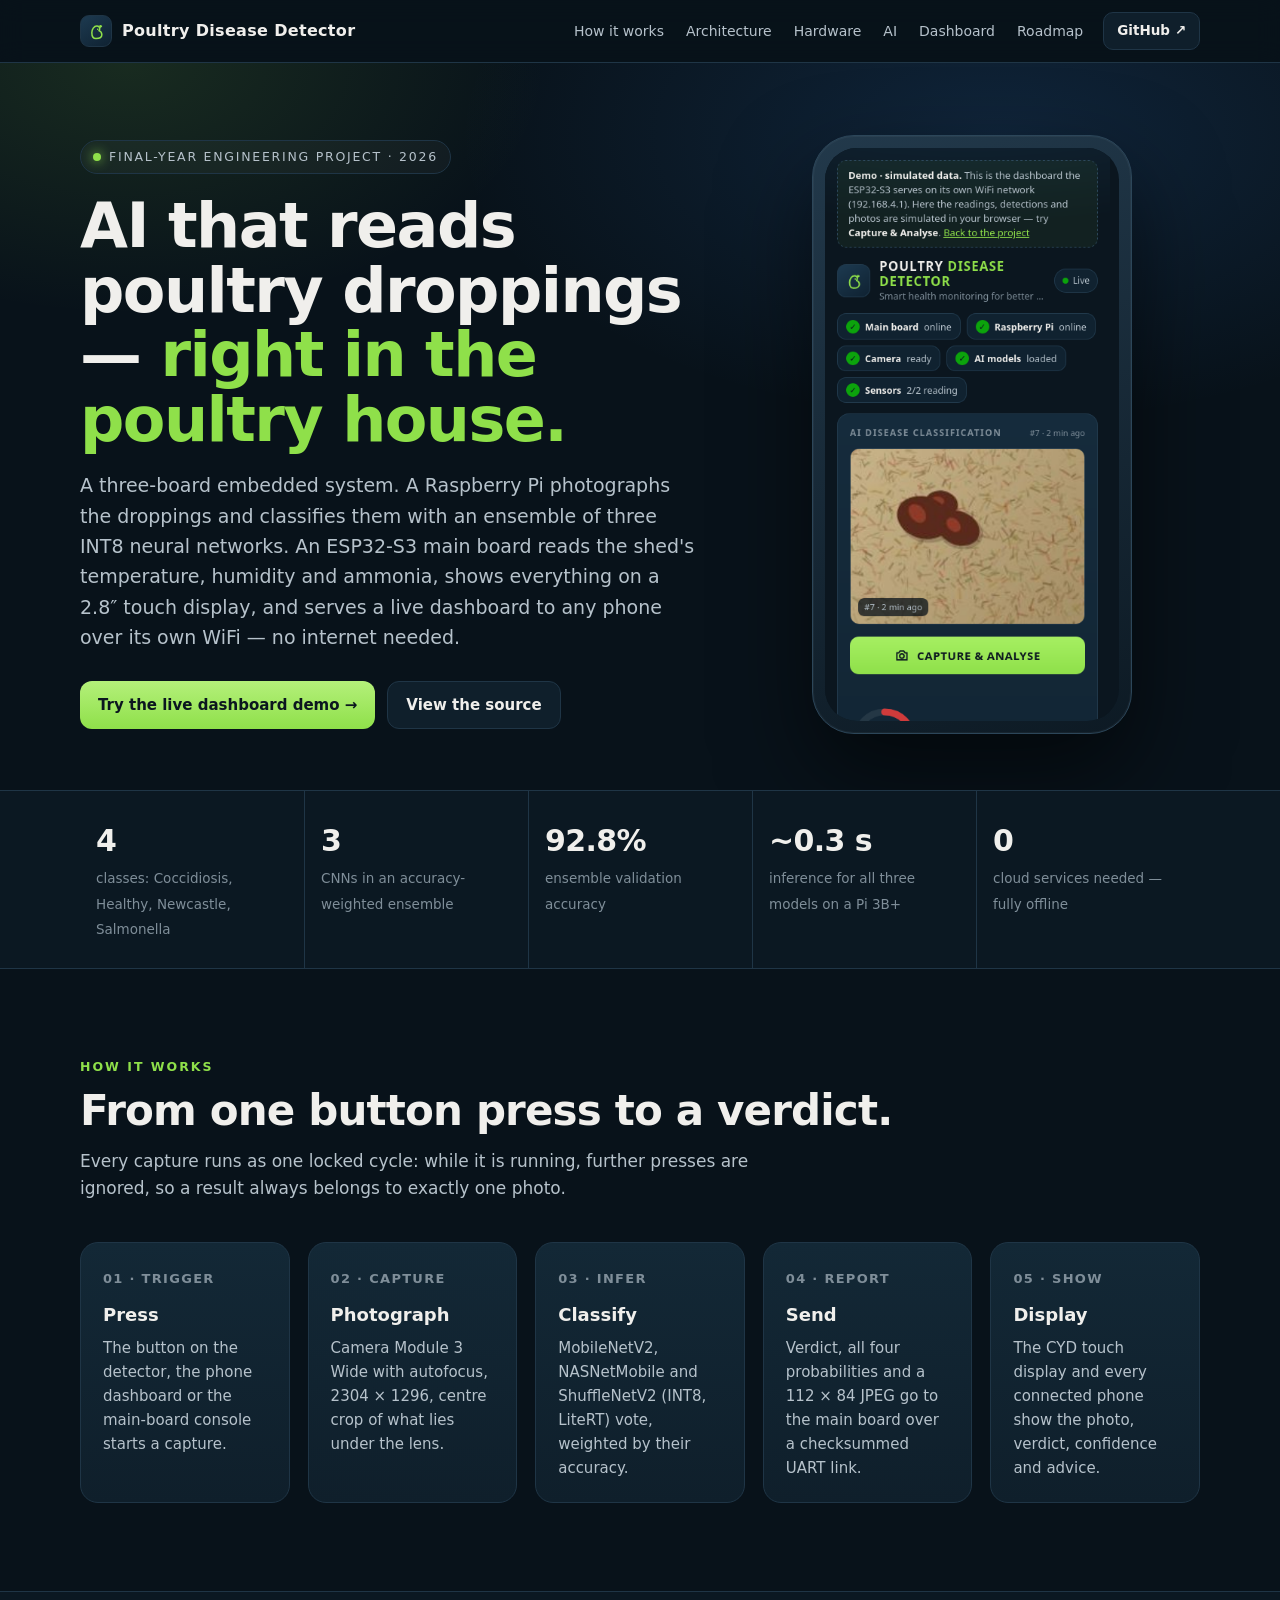
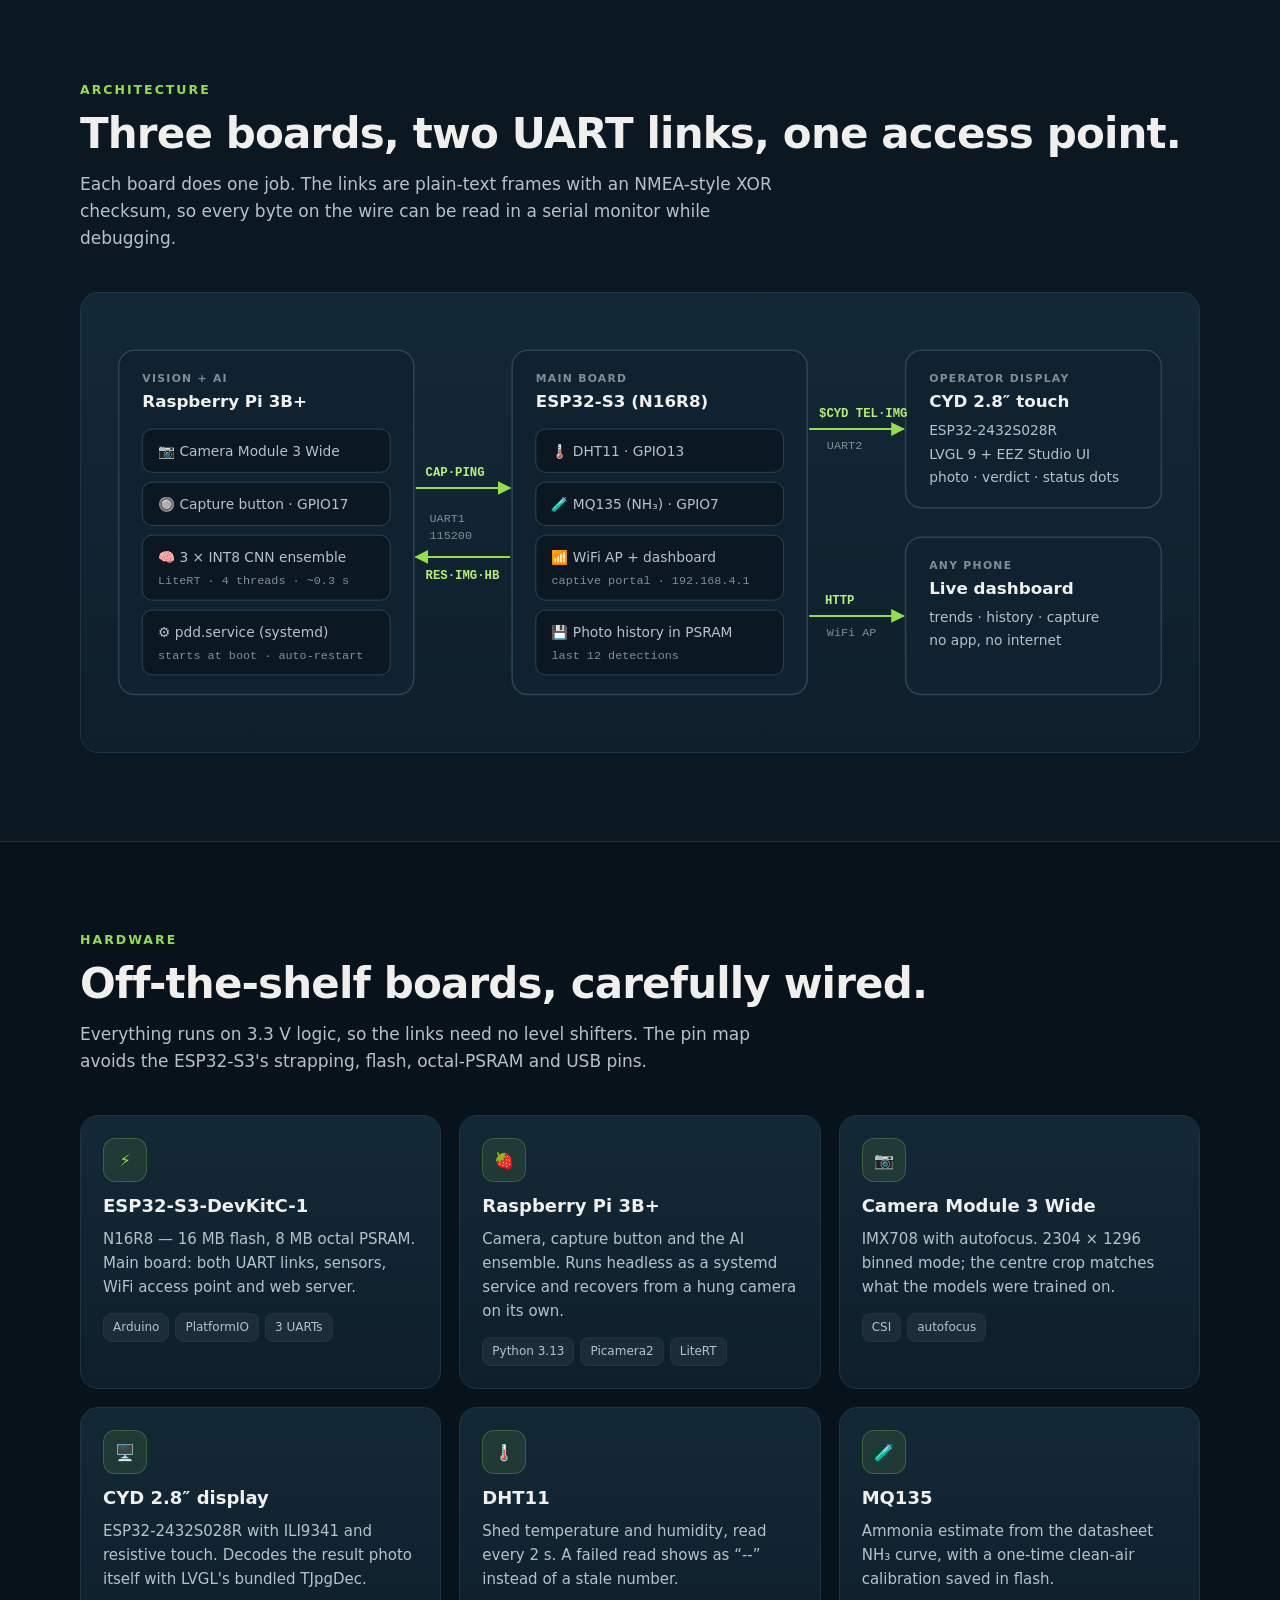
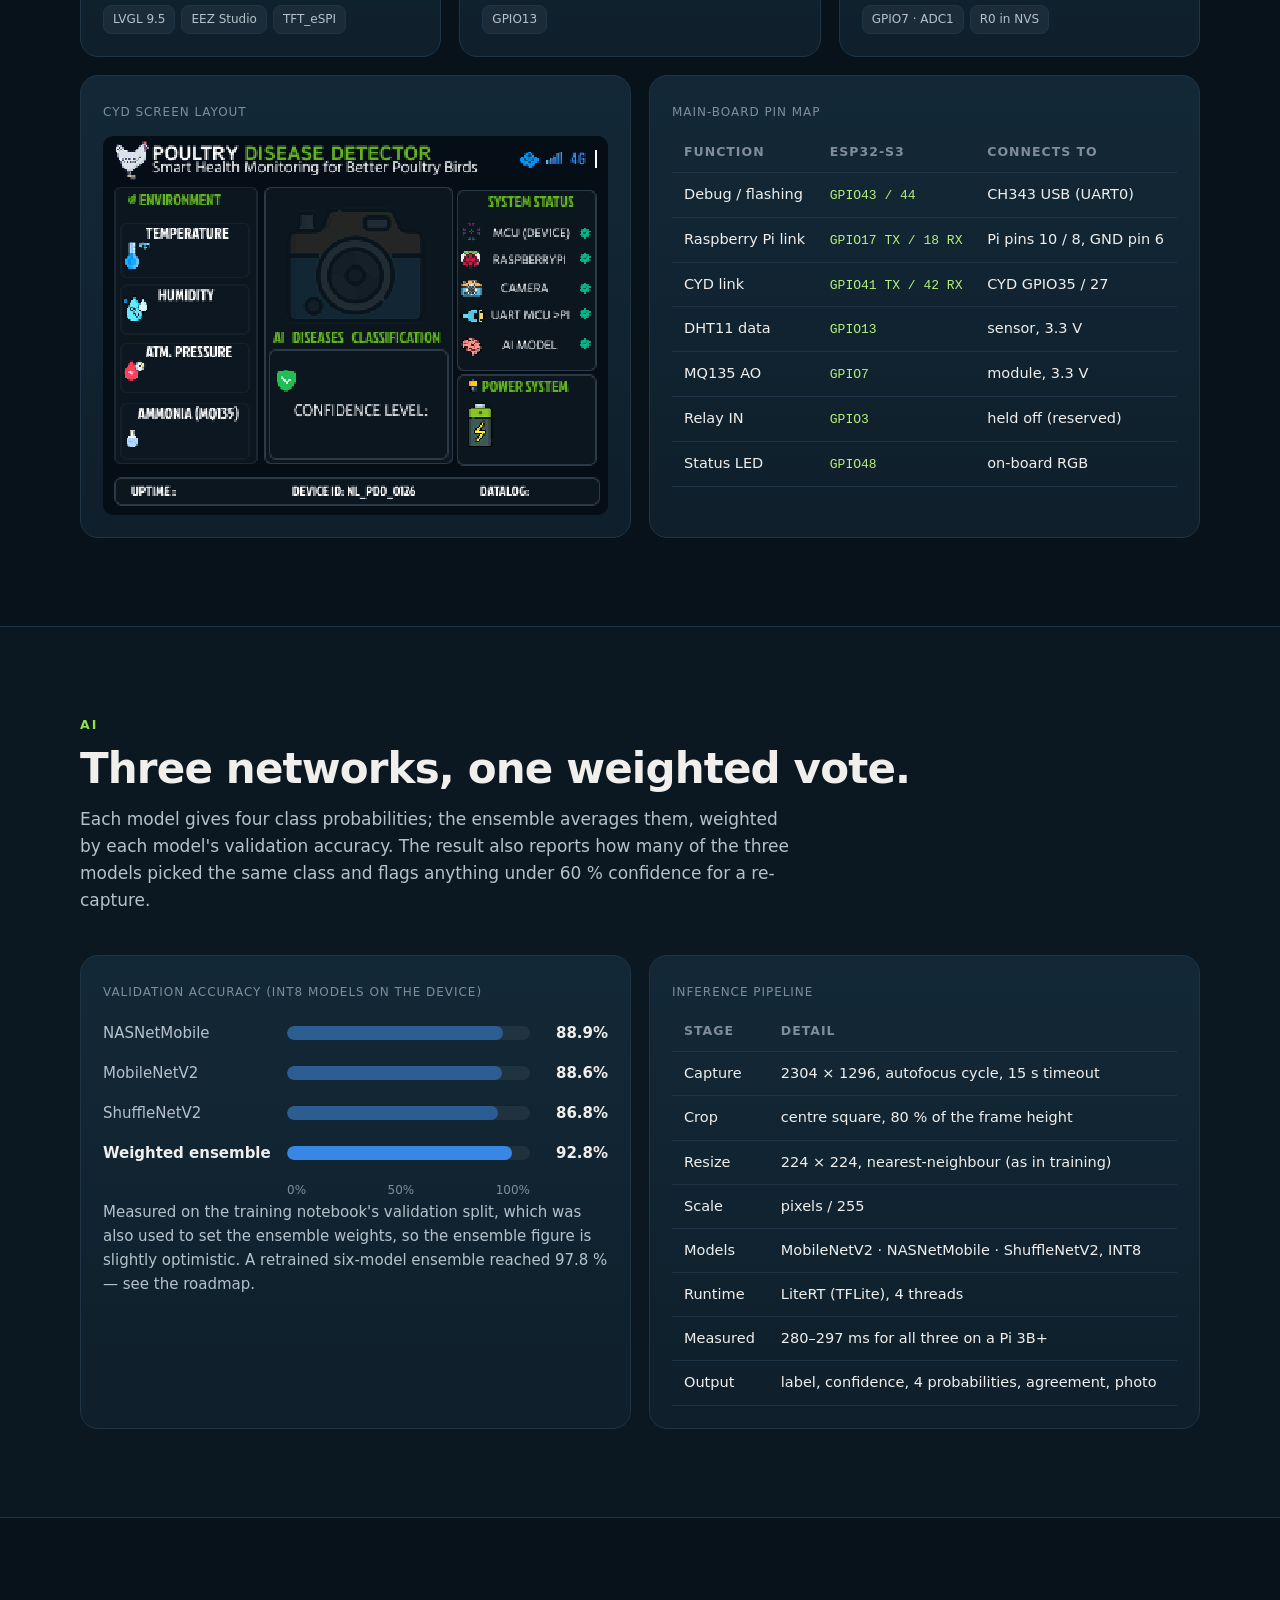
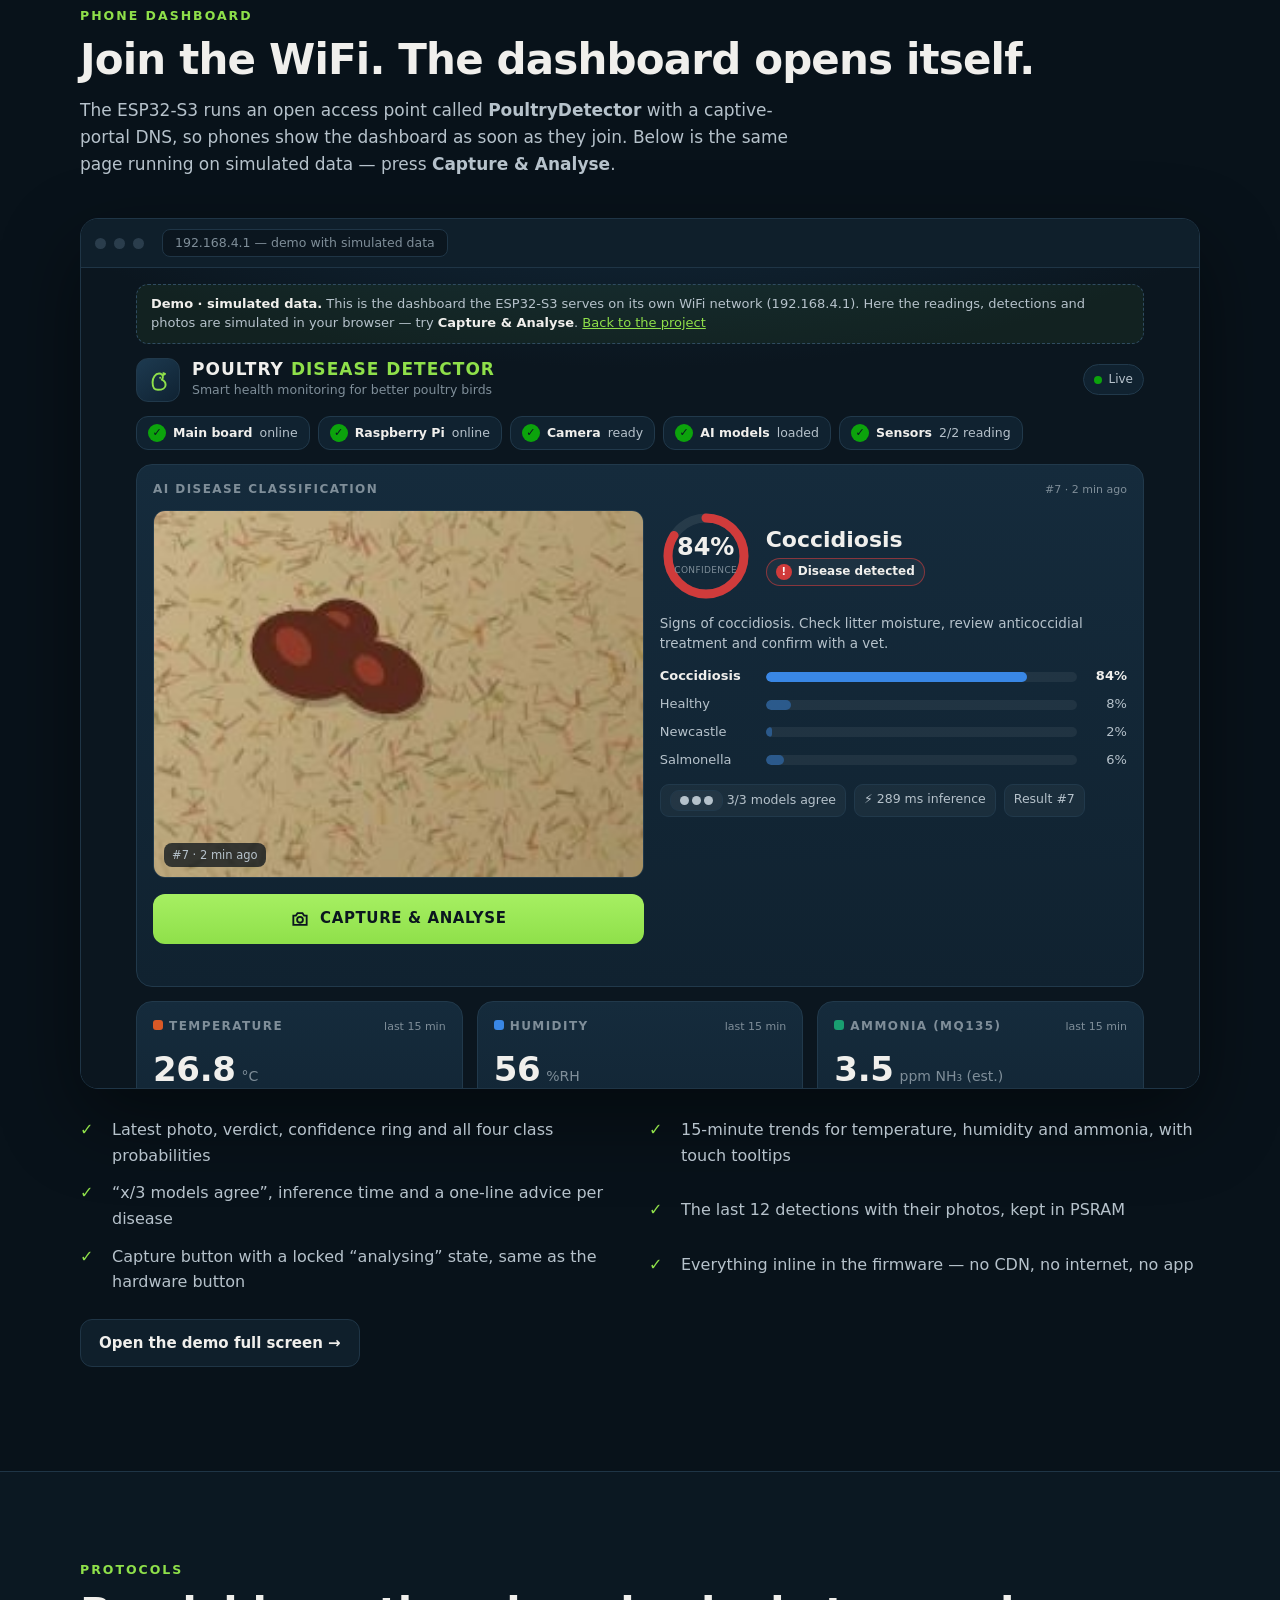
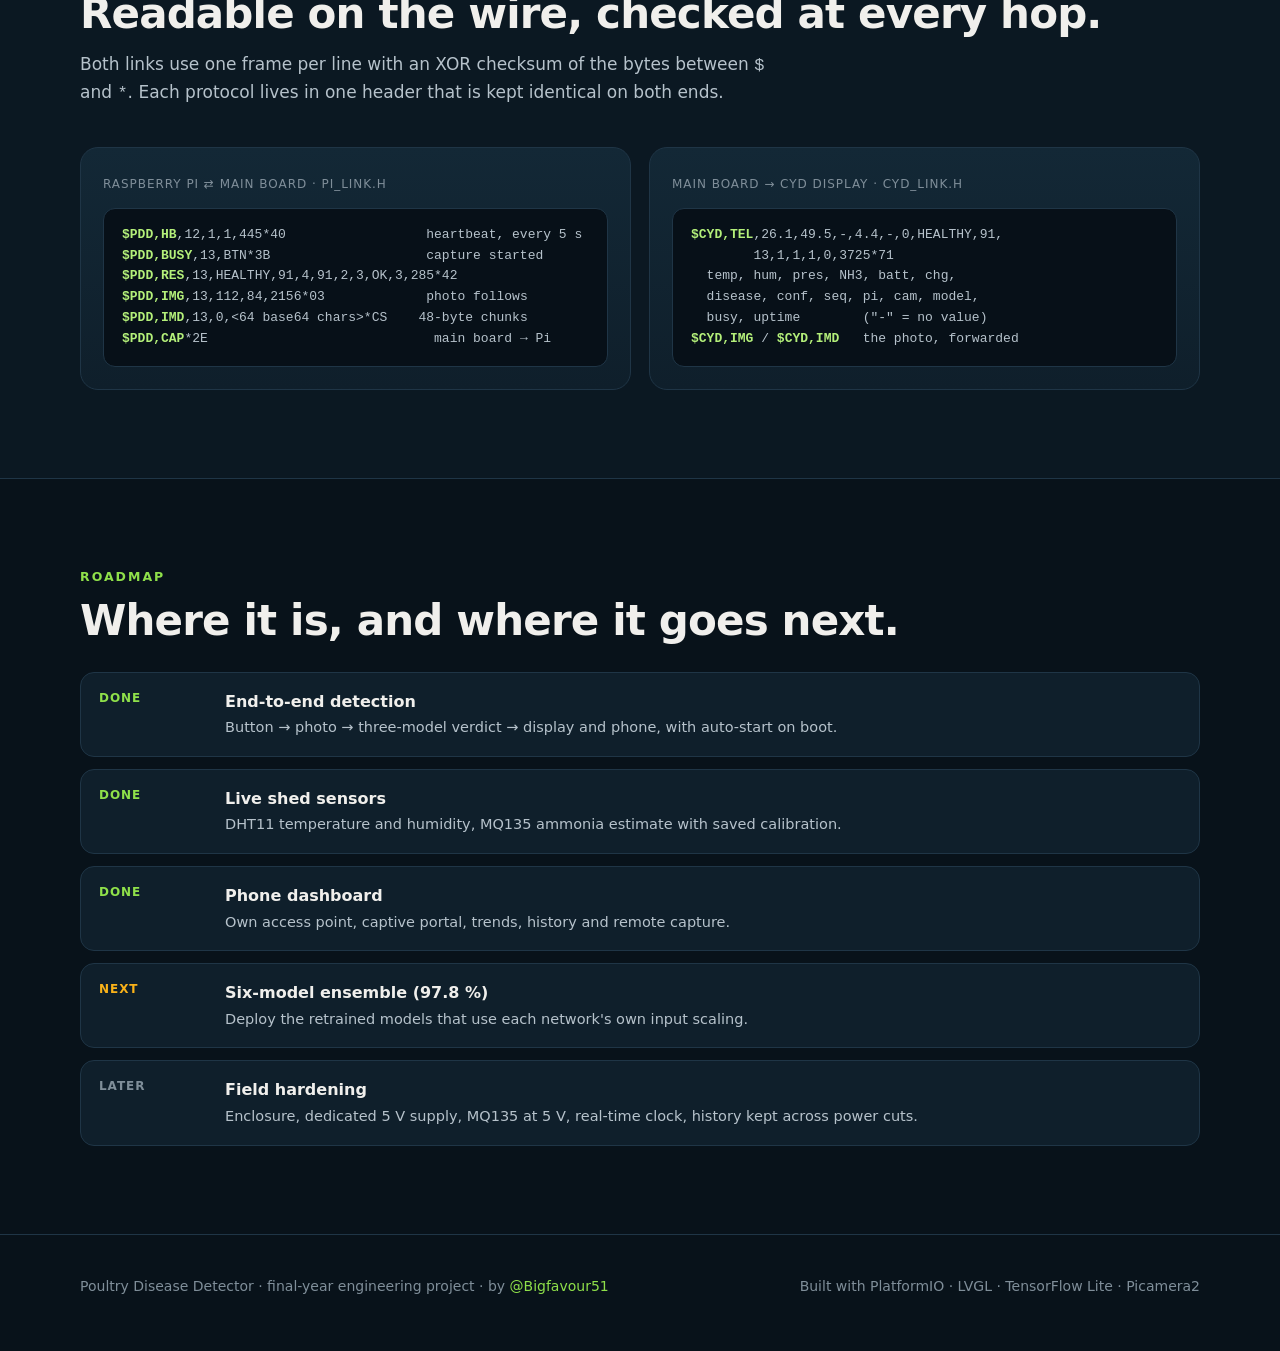
<file: docs/index.html>
<!doctype html>
<html lang="en">
<head>
<meta charset="utf-8">
<meta name="viewport" content="width=device-width,initial-scale=1">
<title>Poultry Disease Detector · AI at the edge of the poultry house</title>
<meta name="description" content="An embedded system that photographs chicken droppings, classifies them with an ensemble of three INT8 CNNs on a Raspberry Pi, and shows the verdict with live shed sensors on a touch display and a phone dashboard.">
<meta name="theme-color" content="#08121a">
<meta property="og:title" content="Poultry Disease Detector">
<meta property="og:description" content="Edge-AI poultry disease detection from droppings: Raspberry Pi + ESP32-S3 + CYD display + phone dashboard.">
<meta property="og:image" content="assets/dashboard-desktop.png">
<link rel="icon" href="data:image/svg+xml,%3Csvg xmlns='http://www.w3.org/2000/svg' viewBox='0 0 24 24' fill='none' stroke='%238fe04a' stroke-width='1.8' stroke-linecap='round' stroke-linejoin='round'%3E%3Cpath d='M7 14c0-4 2.5-8 6-8 2.2 0 3.5 1.6 3.5 3.3 0 1-.4 1.7-1 2.3 1.6.6 3.5 2.2 3.5 4.9C19 19 16.3 21 12 21s-5-2.6-5-7z'/%3E%3C/svg%3E">
<link rel="stylesheet" href="assets/site.css">
<script>document.documentElement.classList.add("js")</script>
</head>
<body>

<nav class="nav">
  <div class="container">
    <a class="brand" href="#top">
      <span class="brand-mark"><svg width="20" height="20" viewBox="0 0 24 24" fill="none" stroke="#8fe04a" stroke-width="1.8" stroke-linecap="round" stroke-linejoin="round"><path d="M7 14c0-4 2.5-8 6-8 2.2 0 3.5 1.6 3.5 3.3 0 1-.4 1.7-1 2.3 1.6.6 3.5 2.2 3.5 4.9C19 19 16.3 21 12 21s-5-2.6-5-7z"/><path d="M16.5 7.5l2-1.2-1.6-.6M14 10h.01"/></svg></span>
      Poultry Disease Detector
    </a>
    <div class="nav-links">
      <a href="#how">How it works</a>
      <a href="#architecture">Architecture</a>
      <a href="#hardware">Hardware</a>
      <a href="#ai">AI</a>
      <a href="#dashboard">Dashboard</a>
      <a href="#roadmap">Roadmap</a>
    </div>
    <a class="btn btn-sm" href="https://github.com/Bigfavour51/AI_Powered-Poultry-Disease-Detector-Device">GitHub ↗</a>
  </div>
</nav>

<header class="hero" id="top">
  <div class="container">
    <div>
      <span class="eyebrow"><i></i>Final-year engineering project · 2026</span>
      <h1>AI that reads poultry droppings — <em>right in the poultry house.</em></h1>
      <p class="lead">A three-board embedded system. A Raspberry Pi photographs the droppings and classifies them with an
        ensemble of three INT8 neural networks. An ESP32-S3 main board reads the shed's temperature, humidity and ammonia,
        shows everything on a 2.8″ touch display, and serves a live dashboard to any phone over its own WiFi — no internet needed.</p>
      <div class="cta">
        <a class="btn btn-primary" href="demo/">Try the live dashboard demo →</a>
        <a class="btn" href="https://github.com/Bigfavour51/AI_Powered-Poultry-Disease-Detector-Device">View the source</a>
      </div>
    </div>
    <div class="phone reveal" aria-label="Phone dashboard screenshot">
      <div class="screen"><img src="assets/dashboard-phone.png" alt="The phone dashboard: photo, Coccidiosis 84 %, class probabilities, sensor trends"></div>
    </div>
  </div>
</header>

<div class="stats">
  <div class="container">
    <div class="stat"><b>4</b><span>classes: Coccidiosis, Healthy, Newcastle, Salmonella</span></div>
    <div class="stat"><b>3</b><span>CNNs in an accuracy-weighted ensemble</span></div>
    <div class="stat"><b>92.8%</b><span>ensemble validation accuracy</span></div>
    <div class="stat"><b>~0.3 s</b><span>inference for all three models on a Pi 3B+</span></div>
    <div class="stat"><b>0</b><span>cloud services needed — fully offline</span></div>
  </div>
</div>

<section class="block" id="how">
  <div class="container">
    <div class="kicker">How it works</div>
    <h2>From one button press to a verdict.</h2>
    <p class="sub">Every capture runs as one locked cycle: while it is running, further presses are ignored, so a result always
      belongs to exactly one photo.</p>
    <div class="grid g5">
      <div class="card step reveal"><span class="num">01 · TRIGGER</span><h3>Press</h3><p>The button on the detector, the phone dashboard or the main-board console starts a capture.</p></div>
      <div class="card step reveal"><span class="num">02 · CAPTURE</span><h3>Photograph</h3><p>Camera Module 3 Wide with autofocus, 2304 × 1296, centre crop of what lies under the lens.</p></div>
      <div class="card step reveal"><span class="num">03 · INFER</span><h3>Classify</h3><p>MobileNetV2, NASNetMobile and ShuffleNetV2 (INT8, LiteRT) vote, weighted by their accuracy.</p></div>
      <div class="card step reveal"><span class="num">04 · REPORT</span><h3>Send</h3><p>Verdict, all four probabilities and a 112 × 84 JPEG go to the main board over a checksummed UART link.</p></div>
      <div class="card step reveal"><span class="num">05 · SHOW</span><h3>Display</h3><p>The CYD touch display and every connected phone show the photo, verdict, confidence and advice.</p></div>
    </div>
  </div>
</section>

<section class="block alt" id="architecture">
  <div class="container">
    <div class="kicker">Architecture</div>
    <h2>Three boards, two UART links, one access point.</h2>
    <p class="sub">Each board does one job. The links are plain-text frames with an NMEA-style XOR checksum, so every byte on
      the wire can be read in a serial monitor while debugging.</p>
    <div class="card diagram reveal">
      <svg viewBox="0 0 1100 430" role="img" aria-label="System architecture: Raspberry Pi linked to the ESP32-S3 main board over UART1; the main board drives the CYD display over UART2 and serves phones over WiFi">
        <defs>
          <marker id="ar" viewBox="0 0 10 10" refX="9" refY="5" markerWidth="7" markerHeight="7" orient="auto-start-reverse"><path d="M0 0L10 5L0 10z" fill="#8fe04a"/></marker>
        </defs>
        <style>
          .bx{fill:#102230;stroke:#2a4558;stroke-width:1.5}
          .hd{fill:#f0efec;font:700 17px system-ui,sans-serif}
          .tg{fill:#7f8e99;font:600 11px system-ui,sans-serif;letter-spacing:.12em}
          .it{fill:#b6c2cb;font:14px system-ui,sans-serif}
          .ln{stroke:#8fe04a;stroke-width:2;fill:none}
          .lb{fill:#b4f07a;font:600 12.5px ui-monospace,Menlo,monospace}
          .lb2{fill:#7f8e99;font:12px ui-monospace,Menlo,monospace}
          .pill{fill:#0b1822;stroke:#2a4558}
        </style>
        <rect class="bx" x="20" y="40" width="300" height="350" rx="16"/>
        <text class="tg" x="44" y="72">VISION + AI</text>
        <text class="hd" x="44" y="98">Raspberry Pi 3B+</text>
        <rect class="pill" x="44" y="120" width="252" height="44" rx="10"/><text class="it" x="60" y="147">📷  Camera Module 3 Wide</text>
        <rect class="pill" x="44" y="174" width="252" height="44" rx="10"/><text class="it" x="60" y="201">🔘  Capture button · GPIO17</text>
        <rect class="pill" x="44" y="228" width="252" height="66" rx="10"/><text class="it" x="60" y="255">🧠  3 × INT8 CNN ensemble</text><text class="lb2" x="60" y="278">LiteRT · 4 threads · ~0.3 s</text>
        <rect class="pill" x="44" y="304" width="252" height="66" rx="10"/><text class="it" x="60" y="331">⚙️  pdd.service (systemd)</text><text class="lb2" x="60" y="354">starts at boot · auto-restart</text>
        <rect class="bx" x="420" y="40" width="300" height="350" rx="16"/>
        <text class="tg" x="444" y="72">MAIN BOARD</text>
        <text class="hd" x="444" y="98">ESP32-S3 (N16R8)</text>
        <rect class="pill" x="444" y="120" width="252" height="44" rx="10"/><text class="it" x="460" y="147">🌡️  DHT11 · GPIO13</text>
        <rect class="pill" x="444" y="174" width="252" height="44" rx="10"/><text class="it" x="460" y="201">🧪  MQ135 (NH₃) · GPIO7</text>
        <rect class="pill" x="444" y="228" width="252" height="66" rx="10"/><text class="it" x="460" y="255">📶  WiFi AP + dashboard</text><text class="lb2" x="460" y="278">captive portal · 192.168.4.1</text>
        <rect class="pill" x="444" y="304" width="252" height="66" rx="10"/><text class="it" x="460" y="331">💾  Photo history in PSRAM</text><text class="lb2" x="460" y="354">last 12 detections</text>
        <rect class="bx" x="820" y="40" width="260" height="160" rx="16"/>
        <text class="tg" x="844" y="72">OPERATOR DISPLAY</text>
        <text class="hd" x="844" y="98">CYD 2.8″ touch</text>
        <text class="it" x="844" y="126">ESP32-2432S028R</text>
        <text class="it" x="844" y="150">LVGL 9 + EEZ Studio UI</text>
        <text class="it" x="844" y="174">photo · verdict · status dots</text>
        <rect class="bx" x="820" y="230" width="260" height="160" rx="16"/>
        <text class="tg" x="844" y="262">ANY PHONE</text>
        <text class="hd" x="844" y="288">Live dashboard</text>
        <text class="it" x="844" y="316">trends · history · capture</text>
        <text class="it" x="844" y="340">no app, no internet</text>
        <path class="ln" d="M322 180 H418" marker-end="url(#ar)"/>
        <path class="ln" d="M418 250 H322" marker-end="url(#ar)"/>
        <text class="lb" x="332" y="168">CAP·PING</text>
        <text class="lb" x="332" y="272">RES·IMG·HB</text>
        <text class="lb2" x="336" y="215">UART1</text><text class="lb2" x="336" y="232">115200</text>
        <path class="ln" d="M722 120 H818" marker-end="url(#ar)"/>
        <text class="lb" x="732" y="108">$CYD TEL·IMG</text><text class="lb2" x="740" y="140">UART2</text>
        <path class="ln" d="M722 310 H818" marker-end="url(#ar)"/>
        <text class="lb" x="738" y="298">HTTP</text><text class="lb2" x="740" y="330">WiFi AP</text>
      </svg>
    </div>
  </div>
</section>

<section class="block" id="hardware">
  <div class="container">
    <div class="kicker">Hardware</div>
    <h2>Off-the-shelf boards, carefully wired.</h2>
    <p class="sub">Everything runs on 3.3 V logic, so the links need no level shifters. The pin map avoids the ESP32-S3's
      strapping, flash, octal-PSRAM and USB pins.</p>
    <div class="grid g3">
      <div class="card reveal"><div class="icon">⚡</div><h3>ESP32-S3-DevKitC-1</h3><p>N16R8 — 16 MB flash, 8 MB octal PSRAM. Main board: both UART links, sensors, WiFi access point and web server.</p><div class="chips"><span>Arduino</span><span>PlatformIO</span><span>3 UARTs</span></div></div>
      <div class="card reveal"><div class="icon">🍓</div><h3>Raspberry Pi 3B+</h3><p>Camera, capture button and the AI ensemble. Runs headless as a systemd service and recovers from a hung camera on its own.</p><div class="chips"><span>Python 3.13</span><span>Picamera2</span><span>LiteRT</span></div></div>
      <div class="card reveal"><div class="icon">📷</div><h3>Camera Module 3 Wide</h3><p>IMX708 with autofocus. 2304 × 1296 binned mode; the centre crop matches what the models were trained on.</p><div class="chips"><span>CSI</span><span>autofocus</span></div></div>
      <div class="card reveal"><div class="icon">🖥️</div><h3>CYD 2.8″ display</h3><p>ESP32-2432S028R with ILI9341 and resistive touch. Decodes the result photo itself with LVGL's bundled TJpgDec.</p><div class="chips"><span>LVGL 9.5</span><span>EEZ Studio</span><span>TFT_eSPI</span></div></div>
      <div class="card reveal"><div class="icon">🌡️</div><h3>DHT11</h3><p>Shed temperature and humidity, read every 2 s. A failed read shows as “--” instead of a stale number.</p><div class="chips"><span>GPIO13</span></div></div>
      <div class="card reveal"><div class="icon">🧪</div><h3>MQ135</h3><p>Ammonia estimate from the datasheet NH₃ curve, with a one-time clean-air calibration saved in flash.</p><div class="chips"><span>GPIO7 · ADC1</span><span>R0 in NVS</span></div></div>
    </div>
    <div class="grid g2" style="margin-top:18px">
      <div class="card reveal">
        <span class="tag">CYD screen layout</span>
        <img src="assets/cyd-screen-layout.png" alt="The CYD screen layout: environment panel, camera panel with AI classification, system status and power panels" style="margin-top:12px;border-radius:10px;image-rendering:pixelated">
      </div>
      <div class="card reveal table-wrap">
        <span class="tag">Main-board pin map</span>
        <table style="margin-top:8px">
          <tr><th>Function</th><th>ESP32-S3</th><th>Connects to</th></tr>
          <tr><td>Debug / flashing</td><td><code>GPIO43 / 44</code></td><td>CH343 USB (UART0)</td></tr>
          <tr><td>Raspberry Pi link</td><td><code>GPIO17 TX / 18 RX</code></td><td>Pi pins 10 / 8, GND pin 6</td></tr>
          <tr><td>CYD link</td><td><code>GPIO41 TX / 42 RX</code></td><td>CYD GPIO35 / 27</td></tr>
          <tr><td>DHT11 data</td><td><code>GPIO13</code></td><td>sensor, 3.3 V</td></tr>
          <tr><td>MQ135 AO</td><td><code>GPIO7</code></td><td>module, 3.3 V</td></tr>
          <tr><td>Relay IN</td><td><code>GPIO3</code></td><td>held off (reserved)</td></tr>
          <tr><td>Status LED</td><td><code>GPIO48</code></td><td>on-board RGB</td></tr>
        </table>
      </div>
    </div>
  </div>
</section>

<section class="block alt" id="ai">
  <div class="container">
    <div class="kicker">AI</div>
    <h2>Three networks, one weighted vote.</h2>
    <p class="sub">Each model gives four class probabilities; the ensemble averages them, weighted by each model's validation
      accuracy. The result also reports how many of the three models picked the same class and flags anything under 60 %
      confidence for a re-capture.</p>
    <div class="grid g2">
      <div class="card reveal">
        <span class="tag">Validation accuracy (INT8 models on the device)</span>
        <div class="bars" style="margin-top:18px" role="img" aria-label="Validation accuracy: NASNetMobile 88.85 %, MobileNetV2 88.61 %, ShuffleNetV2 86.75 %, weighted ensemble 92.76 %">
          <div class="bar-row"><span class="name">NASNetMobile</span><div class="bar-track"><div class="bar-fill" style="width:88.85%"></div></div><span class="val">88.9%</span></div>
          <div class="bar-row"><span class="name">MobileNetV2</span><div class="bar-track"><div class="bar-fill" style="width:88.61%"></div></div><span class="val">88.6%</span></div>
          <div class="bar-row"><span class="name">ShuffleNetV2</span><div class="bar-track"><div class="bar-fill" style="width:86.75%"></div></div><span class="val">86.8%</span></div>
          <div class="bar-row ens"><span class="name">Weighted ensemble</span><div class="bar-track"><div class="bar-fill" style="width:92.76%"></div></div><span class="val">92.8%</span></div>
          <div class="axis"><span></span><div><span>0%</span><span>50%</span><span>100%</span></div><span></span></div>
        </div>
        <p class="note">Measured on the training notebook's validation split, which was also used to set the ensemble weights,
          so the ensemble figure is slightly optimistic. A retrained six-model ensemble reached 97.8 % — see the roadmap.</p>
      </div>
      <div class="card reveal table-wrap">
        <span class="tag">Inference pipeline</span>
        <table style="margin-top:8px">
          <tr><th>Stage</th><th>Detail</th></tr>
          <tr><td>Capture</td><td>2304 × 1296, autofocus cycle, 15 s timeout</td></tr>
          <tr><td>Crop</td><td>centre square, 80 % of the frame height</td></tr>
          <tr><td>Resize</td><td>224 × 224, nearest-neighbour (as in training)</td></tr>
          <tr><td>Scale</td><td>pixels / 255</td></tr>
          <tr><td>Models</td><td>MobileNetV2 · NASNetMobile · ShuffleNetV2, INT8</td></tr>
          <tr><td>Runtime</td><td>LiteRT (TFLite), 4 threads</td></tr>
          <tr><td>Measured</td><td>280–297 ms for all three on a Pi 3B+</td></tr>
          <tr><td>Output</td><td>label, confidence, 4 probabilities, agreement, photo</td></tr>
        </table>
      </div>
    </div>
  </div>
</section>

<section class="block" id="dashboard">
  <div class="container">
    <div class="kicker">Phone dashboard</div>
    <h2>Join the WiFi. The dashboard opens itself.</h2>
    <p class="sub">The ESP32-S3 runs an open access point called <b>PoultryDetector</b> with a captive-portal DNS, so phones
      show the dashboard as soon as they join. Below is the same page running on simulated data — press
      <b>Capture &amp; Analyse</b>.</p>
    <div class="browser reveal">
      <div class="browser-bar"><i></i><i></i><i></i><span>192.168.4.1 — demo with simulated data</span></div>
      <iframe src="demo/" title="Live dashboard demo" loading="lazy"></iframe>
    </div>
    <div class="grid g2" style="margin-top:28px">
      <ul class="feature-list">
        <li>Latest photo, verdict, confidence ring and all four class probabilities</li>
        <li>“x/3 models agree”, inference time and a one-line advice per disease</li>
        <li>Capture button with a locked “analysing” state, same as the hardware button</li>
      </ul>
      <ul class="feature-list">
        <li>15-minute trends for temperature, humidity and ammonia, with touch tooltips</li>
        <li>The last 12 detections with their photos, kept in PSRAM</li>
        <li>Everything inline in the firmware — no CDN, no internet, no app</li>
      </ul>
    </div>
    <p style="margin-top:24px"><a class="btn" href="demo/">Open the demo full screen →</a></p>
  </div>
</section>

<section class="block alt" id="protocols">
  <div class="container">
    <div class="kicker">Protocols</div>
    <h2>Readable on the wire, checked at every hop.</h2>
    <p class="sub">Both links use one frame per line with an XOR checksum of the bytes between <code>$</code> and
      <code>*</code>. Each protocol lives in one header that is kept identical on both ends.</p>
    <div class="grid g2">
      <div class="card reveal">
        <span class="tag">Raspberry Pi ⇄ main board · pi_link.h</span>
<pre class="frame" style="margin-top:12px"><b>$PDD,HB</b>,12,1,1,445*40                  heartbeat, every 5 s
<b>$PDD,BUSY</b>,13,BTN*3B                    capture started
<b>$PDD,RES</b>,13,HEALTHY,91,4,91,2,3,OK,3,285*42
<b>$PDD,IMG</b>,13,112,84,2156*03             photo follows
<b>$PDD,IMD</b>,13,0,&lt;64 base64 chars&gt;*CS    48-byte chunks
<b>$PDD,CAP</b>*2E                             main board → Pi</pre>
      </div>
      <div class="card reveal">
        <span class="tag">Main board → CYD display · cyd_link.h</span>
<pre class="frame" style="margin-top:12px"><b>$CYD,TEL</b>,26.1,49.5,-,4.4,-,0,HEALTHY,91,
        13,1,1,1,0,3725*71
  temp, hum, pres, NH3, batt, chg,
  disease, conf, seq, pi, cam, model,
  busy, uptime        ("-" = no value)
<b>$CYD,IMG</b> / <b>$CYD,IMD</b>   the photo, forwarded</pre>
      </div>
    </div>
  </div>
</section>

<section class="block" id="roadmap">
  <div class="container">
    <div class="kicker">Roadmap</div>
    <h2>Where it is, and where it goes next.</h2>
    <div class="road" style="margin-top:28px">
      <div class="item reveal"><span class="state done">Done</span><div><b>End-to-end detection</b><span>Button → photo → three-model verdict → display and phone, with auto-start on boot.</span></div></div>
      <div class="item reveal"><span class="state done">Done</span><div><b>Live shed sensors</b><span>DHT11 temperature and humidity, MQ135 ammonia estimate with saved calibration.</span></div></div>
      <div class="item reveal"><span class="state done">Done</span><div><b>Phone dashboard</b><span>Own access point, captive portal, trends, history and remote capture.</span></div></div>
      <div class="item reveal"><span class="state next">Next</span><div><b>Six-model ensemble (97.8 %)</b><span>Deploy the retrained models that use each network's own input scaling.</span></div></div>
      <div class="item reveal"><span class="state later">Later</span><div><b>Field hardening</b><span>Enclosure, dedicated 5 V supply, MQ135 at 5 V, real-time clock, history kept across power cuts.</span></div></div>
    </div>
  </div>
</section>

<footer>
  <div class="container">
    <span>Poultry Disease Detector · final-year engineering project · by <a href="https://github.com/Bigfavour51">@Bigfavour51</a></span>
    <span>Built with PlatformIO · LVGL · TensorFlow Lite · Picamera2</span>
  </div>
</footer>

<script src="assets/site.js"></script>
</body>
</html>
</file>
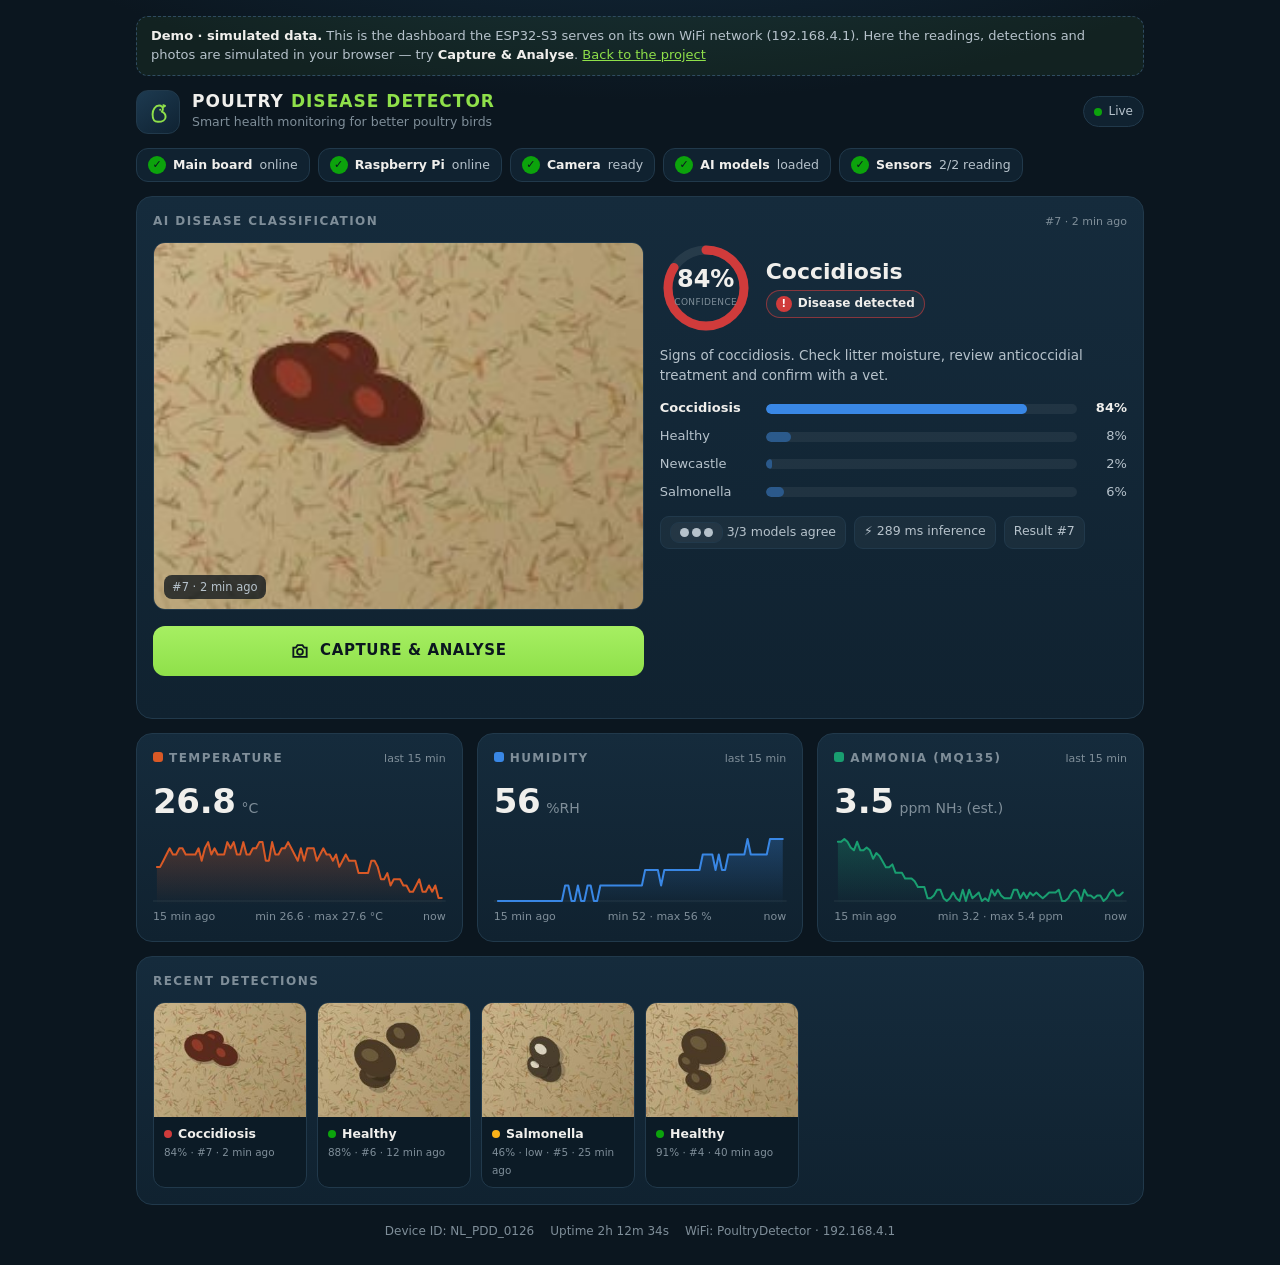
<file: docs/demo/index.html>
<!doctype html>
<html lang="en">
<head>
<meta charset="utf-8">
<meta name="viewport" content="width=device-width,initial-scale=1,viewport-fit=cover">
<meta name="theme-color" content="#0b161f">
<title>Dashboard demo · Poultry Disease Detector</title>
<style>
:root{
  color-scheme:dark;
  --bg:#0b161f;--card:#102230;--card-2:#152b3c;--line:#21394b;
  --text:#f0efec;--text-2:#b6c2cb;--muted:#7f8e99;
  --brand:#8fe04a;
  --good:#0ca30c;--warning:#fab219;--critical:#d03b3b;
  --temp:#d95926;--hum:#3987e5;--nh3:#199e70;--bar:#3987e5;
  --r:16px;
}
*{box-sizing:border-box}
[hidden]{display:none!important}
html,body{margin:0;background:var(--bg);color:var(--text);
  font:15px/1.45 system-ui,-apple-system,"Segoe UI",Roboto,Helvetica,Arial,sans-serif;
  -webkit-font-smoothing:antialiased}
body{background:radial-gradient(1200px 500px at 50% -200px,#16334a 0%,var(--bg) 60%) fixed}
.wrap{max-width:1040px;margin:0 auto;padding:16px 16px calc(24px + env(safe-area-inset-bottom))}
header{display:flex;align-items:center;gap:12px;margin:4px 0 14px}
.logo{width:44px;height:44px;border-radius:12px;flex:none;display:grid;place-items:center;
  background:linear-gradient(145deg,#1d3a50,#0f2232);border:1px solid var(--line)}
.title{flex:1;min-width:0}
.title h1{margin:0;font-size:17px;letter-spacing:.06em;font-weight:800;line-height:1.15}
.title h1 span{color:var(--brand)}
.title p{margin:2px 0 0;color:var(--muted);font-size:12.5px;white-space:nowrap;overflow:hidden;text-overflow:ellipsis}
.pill{display:inline-flex;align-items:center;gap:6px;padding:6px 10px;border-radius:999px;font-size:12px;
  color:var(--text-2);background:var(--card);border:1px solid var(--line);white-space:nowrap}
.dot{width:8px;height:8px;border-radius:50%;background:var(--muted);flex:none}
.live .dot{background:var(--good);box-shadow:0 0 0 0 rgba(12,163,12,.6);animation:pulse 2s infinite}
@keyframes pulse{70%{box-shadow:0 0 0 7px rgba(12,163,12,0)}100%{box-shadow:0 0 0 0 rgba(12,163,12,0)}}

.status{display:flex;flex-wrap:wrap;gap:8px;margin-bottom:14px}
.chip{display:inline-flex;align-items:center;gap:7px;padding:7px 11px;border-radius:12px;font-size:12.5px;
  background:var(--card);border:1px solid var(--line);color:var(--text-2);white-space:nowrap}
.chip b{font-weight:600;color:var(--text)}
.ico{width:18px;height:18px;border-radius:50%;display:grid;place-items:center;font-size:11px;font-weight:900;color:#0b161f;flex:none}
.ok .ico{background:var(--good)} .bad .ico{background:var(--critical);color:#fff} .idle .ico{background:var(--muted)}

.grid{display:grid;gap:14px;grid-template-columns:1fr}
@media(min-width:760px){.grid{grid-template-columns:repeat(3,1fr)}.span3{grid-column:1/-1}.span2{grid-column:span 2}}
.card{background:linear-gradient(180deg,var(--card-2),var(--card));border:1px solid var(--line);border-radius:var(--r);padding:16px;min-width:0}
.card h2{margin:0 0 12px;font-size:12px;letter-spacing:.12em;text-transform:uppercase;color:var(--muted);font-weight:700;
  display:flex;align-items:center;justify-content:space-between;gap:8px}

/* AI result */
.ai{display:grid;gap:16px;grid-template-columns:1fr}
@media(min-width:620px){.ai{grid-template-columns:minmax(0,1.05fr) minmax(0,1fr)}}
.photo{position:relative;aspect-ratio:4/3;border-radius:12px;overflow:hidden;background:#081119;border:1px solid var(--line)}
.photo img{width:100%;height:100%;object-fit:cover;display:block}
.photo .empty{position:absolute;inset:0;display:grid;place-items:center;color:var(--muted);text-align:center;font-size:13px}
.photo .busy{position:absolute;inset:0;display:none;place-items:center;background:rgba(8,17,25,.72);backdrop-filter:blur(2px);text-align:center}
.photo.is-busy .busy{display:grid}
.spin{width:38px;height:38px;border-radius:50%;border:3px solid rgba(255,255,255,.15);border-top-color:var(--brand);animation:rot 1s linear infinite;margin:0 auto 10px}
@keyframes rot{to{transform:rotate(360deg)}}
.stamp{position:absolute;left:10px;bottom:10px;padding:4px 8px;border-radius:8px;font-size:11.5px;background:rgba(8,17,25,.75);color:var(--text-2)}
.verdict{display:flex;align-items:center;gap:14px}
.ring{position:relative;width:92px;height:92px;flex:none}
.ring svg{transform:rotate(-90deg)}
.ring .v{position:absolute;inset:0;display:grid;place-items:center;text-align:center}
.ring .v b{font-size:24px;line-height:1;font-weight:800}
.ring .v small{display:block;font-size:9px;color:var(--muted);letter-spacing:.04em;margin-top:2px}
.label{font-size:22px;font-weight:800;line-height:1.15;margin:0}
.badge{display:inline-flex;align-items:center;gap:6px;margin-top:6px;padding:4px 9px;border-radius:999px;font-size:12px;font-weight:600;
  border:1px solid var(--line);background:rgba(255,255,255,.04);color:var(--text)}
.badge i{font-style:normal;width:16px;height:16px;border-radius:50%;display:grid;place-items:center;font-size:10px;font-weight:900;color:#0b161f}
.b-good i{background:var(--good)} .b-crit i{background:var(--critical);color:#fff} .b-warn i{background:var(--warning)}
.b-good{border-color:rgba(12,163,12,.55)} .b-crit{border-color:rgba(208,59,59,.6)} .b-warn{border-color:rgba(250,178,25,.6)}
.advice{margin:12px 0 0;color:var(--text-2);font-size:13.5px}
.probs{margin-top:14px;display:grid;gap:9px}
.prow{display:grid;grid-template-columns:96px 1fr 40px;align-items:center;gap:10px;font-size:13px;color:var(--text-2)}
.prow.top{color:var(--text);font-weight:600}
.track{height:10px;border-radius:5px;background:rgba(255,255,255,.06);overflow:hidden}
.fill{height:100%;border-radius:5px;background:var(--bar);opacity:.45;width:0;transition:width .6s ease}
.prow.top .fill{opacity:1}
.prow .pct{text-align:right;font-variant-numeric:tabular-nums}
.meta{display:flex;flex-wrap:wrap;gap:8px;margin-top:14px}
.meta span{font-size:12.5px;color:var(--text-2);padding:5px 9px;border-radius:9px;background:rgba(255,255,255,.04);border:1px solid var(--line)}
.agree{display:inline-flex;gap:3px;margin-right:4px;vertical-align:-1px}
.agree em{width:9px;height:9px;border-radius:50%;background:rgba(255,255,255,.18)}
.agree em.on{background:var(--text-2)}
.btn{margin-top:16px;width:100%;padding:14px 16px;border-radius:12px;border:0;font:inherit;font-weight:800;letter-spacing:.04em;
  color:#0b161f;background:linear-gradient(180deg,#a6ef62,var(--brand));cursor:pointer;display:flex;align-items:center;justify-content:center;gap:10px}
.btn:active{transform:translateY(1px)}
.btn[disabled]{background:#2a3d4c;color:var(--muted);cursor:not-allowed}
.note{min-height:18px;margin:8px 0 0;font-size:12.5px;color:var(--text-2);text-align:center}

/* sensors */
.sensor .val{display:flex;align-items:baseline;gap:6px;margin:-2px 0 8px}
.sensor .val b{font-size:34px;font-weight:800;letter-spacing:-.01em;font-variant-numeric:tabular-nums}
.sensor .val span{color:var(--muted);font-size:14px}
.key{display:inline-block;width:10px;height:10px;border-radius:3px;margin-right:6px;vertical-align:0}
.chart{position:relative;min-height:88px}
.chart svg{width:100%;height:70px;display:block;overflow:visible;touch-action:pan-y}
.chart .ax{display:flex;justify-content:space-between;font-size:11px;color:var(--muted);margin-top:4px}
.tip{position:absolute;top:-6px;transform:translate(-50%,-100%);pointer-events:none;padding:5px 8px;border-radius:8px;font-size:12px;white-space:nowrap;
  background:#0a141c;border:1px solid var(--line);color:var(--text);display:none;box-shadow:0 6px 18px rgba(0,0,0,.35)}
.tip small{color:var(--muted)}
.range{font-size:11px;color:var(--muted);text-transform:none;letter-spacing:0;font-weight:500}

/* history */
.hist{display:grid;gap:10px;grid-template-columns:repeat(auto-fill,minmax(150px,1fr))}
.h-item{border-radius:12px;overflow:hidden;background:#0c1b26;border:1px solid var(--line)}
.h-item .im{aspect-ratio:4/3;background:#081119;display:grid;place-items:center;color:var(--muted);font-size:11px}
.h-item img{width:100%;height:100%;object-fit:cover;display:block}
.h-item .tx{padding:8px 10px;font-size:12.5px}
.h-item .tx b{display:flex;align-items:center;gap:6px}
.h-item .tx b i{width:8px;height:8px;border-radius:50%;flex:none}
.h-item .tx small{color:var(--muted)}
.none{color:var(--muted);font-size:13px;margin:0}
footer{margin-top:18px;color:var(--muted);font-size:12px;display:flex;flex-wrap:wrap;gap:6px 16px;justify-content:center}
</style>
</head>
<body>
<div class="wrap">
<div style="margin:0 0 14px;padding:10px 14px;border-radius:12px;border:1px dashed #2f4b60;
  background:rgba(143,224,74,.06);color:#b6c2cb;font-size:13px;line-height:1.45">
  <b style="color:#f0efec">Demo · simulated data.</b> This is the dashboard the ESP32-S3 serves on its own
  WiFi network (192.168.4.1). Here the readings, detections and photos are simulated in your browser —
  try <b style="color:#f0efec">Capture &amp; Analyse</b>.
  <a href="../" style="color:#8fe04a">Back to the project</a>
</div>

  <header>
    <div class="logo" aria-hidden="true">
      <svg width="26" height="26" viewBox="0 0 24 24" fill="none" stroke="#8fe04a" stroke-width="1.8" stroke-linecap="round" stroke-linejoin="round">
        <path d="M7 14c0-4 2.5-8 6-8 2.2 0 3.5 1.6 3.5 3.3 0 1-.4 1.7-1 2.3 1.6.6 3.5 2.2 3.5 4.9C19 19 16.3 21 12 21s-5-2.6-5-7z"/>
        <path d="M16.5 7.5l2-1.2-1.6-.6M14 10h.01"/>
      </svg>
    </div>
    <div class="title">
      <h1>POULTRY <span>DISEASE DETECTOR</span></h1>
      <p>Smart health monitoring for better poultry birds</p>
    </div>
    <div class="pill" id="conn"><i class="dot"></i><span>Connecting…</span></div>
  </header>

  <div class="status" id="status" aria-label="System status"></div>

  <div class="grid">
    <section class="card span3" aria-labelledby="ai-h">
      <h2 id="ai-h">AI disease classification <span class="range" id="ai-when"></span></h2>
      <div class="ai">
        <div>
          <div class="photo" id="photo">
            <img id="photo-img" alt="Last photo of the droppings" hidden>
            <div class="empty" id="photo-empty">
              <div><svg width="40" height="40" viewBox="0 0 24 24" fill="none" stroke="currentColor" stroke-width="1.5"><path d="M4 8h3l2-3h6l2 3h3v11H4z"/><circle cx="12" cy="13" r="4"/></svg>
              <div>No photo yet — press <b>Capture</b><br>or the button on the detector</div></div>
            </div>
            <div class="busy"><div><div class="spin"></div><b>Capturing &amp; analysing…</b><div class="note" style="margin:4px 0 0">camera → 3 AI models</div></div></div>
            <div class="stamp" id="photo-stamp" hidden></div>
          </div>
          <button class="btn" id="cap" type="button">
            <svg width="20" height="20" viewBox="0 0 24 24" fill="none" stroke="currentColor" stroke-width="2.2"><path d="M4 8h3l2-3h6l2 3h3v11H4z"/><circle cx="12" cy="13" r="3.5"/></svg>
            <span>CAPTURE &amp; ANALYSE</span>
          </button>
          <p class="note" id="cap-note"></p>
        </div>
        <div>
          <div class="verdict">
            <div class="ring" aria-hidden="true">
              <svg width="92" height="92" viewBox="0 0 92 92">
                <circle cx="46" cy="46" r="38" fill="none" stroke="rgba(255,255,255,.08)" stroke-width="9"/>
                <circle id="ring-arc" cx="46" cy="46" r="38" fill="none" stroke="var(--muted)" stroke-width="9" stroke-linecap="round"
                  stroke-dasharray="0 239" style="transition:stroke-dasharray .4s ease"/>
              </svg>
              <div class="v"><div><b id="conf">--</b><small>CONFIDENCE</small></div></div>
            </div>
            <div style="min-width:0">
              <p class="label" id="label">Waiting for a result</p>
              <span class="badge" id="badge" hidden></span>
            </div>
          </div>
          <p class="advice" id="advice">The detector photographs the droppings, three AI models classify them and agree on a verdict.</p>
          <div class="probs" id="probs" aria-label="Probability per class"></div>
          <div class="meta" id="meta"></div>
        </div>
      </div>
    </section>

    <section class="card sensor" aria-labelledby="t-h">
      <h2 id="t-h"><span><i class="key" style="background:var(--temp)"></i>Temperature</span><span class="range">last 15 min</span></h2>
      <div class="val"><b id="t-v">--</b><span>°C</span></div>
      <div class="chart" id="t-c"></div>
    </section>
    <section class="card sensor" aria-labelledby="h-h">
      <h2 id="h-h"><span><i class="key" style="background:var(--hum)"></i>Humidity</span><span class="range">last 15 min</span></h2>
      <div class="val"><b id="h-v">--</b><span>%RH</span></div>
      <div class="chart" id="h-c"></div>
    </section>
    <section class="card sensor" aria-labelledby="n-h">
      <h2 id="n-h"><span><i class="key" style="background:var(--nh3)"></i>Ammonia (MQ135)</span><span class="range">last 15 min</span></h2>
      <div class="val"><b id="n-v">--</b><span>ppm NH₃ (est.)</span></div>
      <div class="chart" id="n-c"></div>
    </section>

    <section class="card span3" aria-labelledby="hist-h">
      <h2 id="hist-h">Recent detections</h2>
      <div class="hist" id="hist"><p class="none">No detections yet.</p></div>
    </section>
  </div>

  <footer>
    <span>Device ID: NL_PDD_0126</span>
    <span id="uptime">Uptime --</span>
    <span>WiFi: PoultryDetector · 192.168.4.1</span>
  </footer>
</div>


<script>
/* ---- Simulated main board (GitHub Pages demo only) ---------------------------------------- */
(function () {
  const SHOT = location.search.includes("shot");        // screenshot mode: no animation, fixed data
  if (SHOT) {
    window.requestAnimationFrame = f => f();
    document.write("<style>*{transition:none!important;animation:none!important}</style>");
  }
  let seed = 7;
  const rnd = () => (seed = (seed * 16807) % 2147483647) / 2147483647;
  const t0 = Date.now(), UP0 = 2 * 3600 + 754;
  const up = () => UP0 + Math.floor((Date.now() - t0) / 1000);
  const KEYS = ["COCCIDIOSIS", "HEALTHY", "NEWCASTLE", "SALMONELLA"];

  // Sensors: slow daily-like drift + noise; history = 90 samples, one per 10 s
  const sensor = s => ({
    t: +(26.2 + 1.3 * Math.sin(s / 520) + (rnd() - .5) * .3).toFixed(1),
    h: Math.round(57 + 5 * Math.sin(s / 700 + 1) + (rnd() - .5) * .8),
    n: +(3.4 + 2.2 * Math.max(0, Math.sin(s / 260)) + (rnd() - .5) * .4).toFixed(1)
  });
  const hist = { every: 10, t: [], h: [], n: [] };
  for (let i = 89; i >= 0; i--) { const v = sensor(UP0 - i * 10); hist.t.push(v.t); hist.h.push(v.h); hist.n.push(v.n); }
  let now = sensor(UP0), lastHist = UP0;

  // Sample photo: litter texture with droppings, tinted by class (illustration, not a real capture)
  const photos = {};
  function photo(seq, label) {
    const c = document.createElement("canvas"); c.width = 224; c.height = 168;
    const g = c.getContext("2d");
    const grd = g.createLinearGradient(0, 0, 224, 168);
    grd.addColorStop(0, "#c9b48a"); grd.addColorStop(1, "#a58f66");
    g.fillStyle = grd; g.fillRect(0, 0, 224, 168);
    for (let i = 0; i < 900; i++) {           // wood-shaving litter
      g.strokeStyle = `rgba(${90 + rnd() * 90},${70 + rnd() * 60},${40 + rnd() * 30},${.25 + rnd() * .35})`;
      g.lineWidth = .6 + rnd() * 1.4; g.beginPath();
      const x = rnd() * 224, y = rnd() * 168, a = rnd() * 6.3, l = 3 + rnd() * 9;
      g.moveTo(x, y); g.lineTo(x + Math.cos(a) * l, y + Math.sin(a) * l); g.stroke();
    }
    const tint = { HEALTHY: ["#4a3a26", "#6b5a3c"], COCCIDIOSIS: ["#5a2a1c", "#8e3b2a"],
                   NEWCASTLE: ["#3e4a26", "#6f7a3a"], SALMONELLA: ["#4a3e2c", "#d9d2bd"] }[label];
    for (let k = 0; k < 3; k++) {             // droppings
      const cx = 60 + rnd() * 110, cy = 45 + rnd() * 80, r = 12 + rnd() * 14;
      g.fillStyle = "rgba(0,0,0,.18)"; g.beginPath(); g.ellipse(cx + 3, cy + 4, r * 1.3, r, rnd(), 0, 6.3); g.fill();
      g.fillStyle = tint[0]; g.beginPath(); g.ellipse(cx, cy, r * 1.3, r, rnd(), 0, 6.3); g.fill();
      g.fillStyle = tint[1]; g.beginPath(); g.ellipse(cx - r * .3, cy - r * .2, r * .5, r * .35, rnd(), 0, 6.3); g.fill();
    }
    photos[seq] = c.toDataURL("image/jpeg", .8);
  }
  window.photoUrl = seq => photos[seq] || "";

  // Detections
  const det = [];
  function addResult(seq, label, conf, agree, at, low) {
    const rest = 100 - conf, p = [0, 0, 0, 0], i = KEYS.indexOf(label);
    const others = [0, 1, 2, 3].filter(k => k !== i), w = others.map(() => rnd() + .2), sw = w.reduce((a, b) => a + b);
    others.forEach((k, j) => p[k] = Math.round(rest * w[j] / sw)); p[i] = 100 - p.reduce((a, b) => a + b);
    photo(seq, label);
    det.unshift({ seq, label, conf: p[i], p, agree, ms: 278 + Math.round(rnd() * 22), low: low ? 1 : 0, at, img: 1 });
    if (det.length > 12) det.pop();
  }
  addResult(4, "HEALTHY", 91, 3, UP0 - 2400);
  addResult(5, "SALMONELLA", 47, 2, UP0 - 1500, true);
  addResult(6, "HEALTHY", 88, 3, UP0 - 760);
  addResult(7, "COCCIDIOSIS", 84, 3, UP0 - 130);
  let busy = 0, seq = 7;

  function capture() {
    busy = 1;
    setTimeout(() => {
      const r = rnd(), label = r < .4 ? "HEALTHY" : r < .65 ? "COCCIDIOSIS" : r < .85 ? "SALMONELLA" : "NEWCASTLE";
      const low = rnd() < .2, conf = low ? 42 + Math.round(rnd() * 15) : 72 + Math.round(rnd() * 25);
      addResult(++seq, label, conf, low ? 2 : 3, up(), low);
      busy = 0;
    }, 7000);
  }

  const json = o => Promise.resolve({ ok: true, json: () => Promise.resolve(o) });
  window.fetch = (url, opt) => {
    const s = up();
    if (s - lastHist >= 10) {
      lastHist = s; now = sensor(s);
      ["t", "h", "n"].forEach(k => { hist[k].push(now[k]); hist[k].shift(); });
    }
    if (url.startsWith("/api/state"))
      return json({ up: s, pi: 1, cam: 1, model: 1, busy, err: "", t: now.t, h: now.h, n: now.n, det });
    if (url.startsWith("/api/history")) return json(hist);
    if (url.startsWith("/api/capture")) {
      if (busy) return json({ ok: 0, why: "busy" });
      capture(); return json({ ok: 1 });
    }
    return Promise.reject(new Error("not simulated: " + url));
  };
})();
</script>
<script>
const $ = id => document.getElementById(id);
const CLASSES = [["Coccidiosis","COCCIDIOSIS"],["Healthy","HEALTHY"],["Newcastle","NEWCASTLE"],["Salmonella","SALMONELLA"]];
const NAMES = {COCCIDIOSIS:"Coccidiosis",HEALTHY:"Healthy",NEWCASTLE:"Newcastle disease",SALMONELLA:"Salmonella"};
const ADVICE = {
  HEALTHY:"No disease signs in this sample. Keep monitoring litter, feed and water hygiene.",
  COCCIDIOSIS:"Signs of coccidiosis. Check litter moisture, review anticoccidial treatment and confirm with a vet.",
  NEWCASTLE:"Possible Newcastle disease, which is notifiable. Isolate the flock and contact a vet immediately.",
  SALMONELLA:"Possible salmonella. Separate affected birds, tighten hygiene and confirm with a lab test."
};
let state = null, textSeq = -1, photoSeq = -1, histKey = "", fails = 0;
// Photo URL of a detection (the GitHub Pages demo supplies its own, see tools/build_demo.py)
const photoUrl = window.photoUrl || ((seq, at) => "/photo?seq=" + seq + "&at=" + at);

function ago(s){ if(s<10) return "just now"; if(s<60) return s+" s ago"; if(s<3600) return Math.floor(s/60)+" min ago";
  return Math.floor(s/3600)+" h "+Math.floor(s%3600/60)+" min ago"; }
function hms(s){ const h=Math.floor(s/3600), m=Math.floor(s%3600/60), x=s%60; return (h?h+"h ":"")+m+"m "+x+"s"; }
function kind(d){ if(d.low) return "warn"; return d.label==="HEALTHY" ? "good" : "crit"; }
function badgeHtml(d){
  const k = kind(d), icon = k==="good" ? "✓" : "!";
  const text = d.low ? "Low confidence – re-capture" : (d.label==="HEALTHY" ? "No disease detected" : "Disease detected");
  return `<i>${icon}</i>${text}`;
}
function chip(name, ok, extra){
  const cls = ok===null ? "idle" : ok ? "ok" : "bad";
  const icon = ok===null ? "–" : ok ? "✓" : "✕";
  return `<span class="chip ${cls}"><span class="ico">${icon}</span><b>${name}</b>${extra||(ok===null?"":ok?"online":"offline")}</span>`;
}

function renderStatus(s, online){
  const pi = online && !!s.pi;
  $("status").innerHTML =
    chip("Main board", online, online ? "online" : "unreachable") +
    chip("Raspberry Pi", online ? pi : null) +
    chip("Camera", online ? (pi && !!s.cam) : null, online ? (pi && s.cam ? "ready" : "not ready") : "") +
    chip("AI models", online ? (pi && !!s.model) : null, online ? (pi && s.model ? "loaded" : "not loaded") : "") +
    chip("Sensors", online ? (s.t!==null || s.n!==null) : null, online ? ((s.t!==null) + (s.n!==null) + "/2 reading") : "");
}

function renderSensors(s){
  $("t-v").textContent = s.t===null ? "--" : s.t.toFixed(1);
  $("h-v").textContent = s.h===null ? "--" : Math.round(s.h);
  $("n-v").textContent = s.n===null ? "--" : s.n.toFixed(1);
}

function renderAI(s){
  const d = s.det[0];
  const photo = $("photo");
  photo.classList.toggle("is-busy", !!s.busy);
  const cap = $("cap");
  cap.disabled = !s.pi || !!s.busy;
  cap.querySelector("span").textContent = s.busy ? "ANALYSING…" : (!s.pi ? "DETECTOR OFFLINE" : "CAPTURE & ANALYSE");
  if (s.err) $("cap-note").textContent = s.err==="CAM" ? "Camera error on the last capture" : "Error on the last capture ("+s.err+")";
  if (!d) return;
  $("ai-when").textContent = "#"+d.seq+" · "+ago(s.up - d.at);
  $("photo-stamp").textContent = "#"+d.seq+" · "+ago(s.up - d.at);
  if (d.img && d.seq !== photoSeq) {   // the photo arrives ~1 s after the result
    photoSeq = d.seq;
    const img = $("photo-img");
    img.onload = () => { img.hidden = false; $("photo-empty").hidden = true; $("photo-stamp").hidden = false; };
    img.src = photoUrl(d.seq, d.at);
  }
  if (d.seq === textSeq) return;
  textSeq = d.seq;
  const k = kind(d);
  const col = k==="good" ? "var(--good)" : k==="warn" ? "var(--warning)" : "var(--critical)";
  $("ring-arc").setAttribute("stroke", col);
  $("ring-arc").setAttribute("stroke-dasharray", (2.387*d.conf).toFixed(1)+" 239");
  $("conf").textContent = d.conf+"%";
  $("label").textContent = NAMES[d.label] || d.label;
  const b = $("badge"); b.className = "badge b-"+k; b.innerHTML = badgeHtml(d); b.hidden = false;
  $("advice").textContent = (d.low ? "The models are unsure about this photo – take another one. " : "") + (ADVICE[d.label]||"");
  const top = d.p.indexOf(Math.max(...d.p));
  $("probs").innerHTML = CLASSES.map((c,i)=>
    `<div class="prow${i===top?" top":""}"><span>${c[0]}</span><div class="track"><div class="fill" data-w="${d.p[i]}"></div></div><span class="pct">${d.p[i]}%</span></div>`).join("");
  requestAnimationFrame(()=>document.querySelectorAll(".fill").forEach(f=>f.style.width=f.dataset.w+"%"));
  const dots = [0,1,2].map(i=>`<em class="${i<d.agree?"on":""}"></em>`).join("");
  $("meta").innerHTML = `<span><span class="agree">${dots}</span>${d.agree}/3 models agree</span><span>⚡ ${d.ms} ms inference</span><span>Result #${d.seq}</span>`;
}

function renderHistory(s){
  const key = s.det.map(d=>d.seq+":"+d.img).join(",");
  if (key === histKey) {   // only refresh the "x min ago"
    document.querySelectorAll("[data-at]").forEach(e=>e.textContent = ago(s.up - +e.dataset.at));
    return;
  }
  histKey = key;
  if (!s.det.length) { $("hist").innerHTML = '<p class="none">No detections yet.</p>'; return; }
  $("hist").innerHTML = s.det.map(d=>{
    const k = kind(d), col = k==="good" ? "var(--good)" : k==="warn" ? "var(--warning)" : "var(--critical)";
    return `<div class="h-item"><div class="im">${d.img ? `<img loading="lazy" alt="Photo #${d.seq}" src="${photoUrl(d.seq, d.at)}">` : "no photo"}</div>
      <div class="tx"><b><i style="background:${col}"></i>${NAMES[d.label]||d.label}</b>
      <small>${d.conf}%${d.low?" · low":""} · #${d.seq} · <span data-at="${d.at}">${ago(s.up-d.at)}</span></small></div></div>`;
  }).join("");
}

// ---- single-series trend chart with crosshair + tooltip
function chart(el, data, color, unit, digits, every){
  const W = 300, H = 70, P = 4;
  const pts = data.map((v,i)=>[i,v]).filter(p=>p[1]!==null);
  if (pts.length < 2) { el.innerHTML = '<p class="none" style="padding-top:26px;text-align:center">Collecting data…</p>'; return; }
  let lo = Math.min(...pts.map(p=>p[1])), hi = Math.max(...pts.map(p=>p[1]));
  if (hi - lo < 1) { const m = (hi+lo)/2; lo = m-0.5; hi = m+0.5; }
  const n = data.length, x = i => P + (W-2*P) * (n<2 ? 1 : i/(n-1)), y = v => H-P - (H-2*P) * (v-lo)/(hi-lo);
  // Gaps (failed reads) split the line; each run gets its own area fill
  const runs = []; let cur = null;
  data.forEach((v,i)=>{ if (v===null) { cur = null; return; } if (!cur) runs.push(cur = []); cur.push(i); });
  let line = "", area = "";
  runs.forEach(r=>{
    const seg = r.map((i,k)=>(k?"L":"M")+x(i).toFixed(1)+" "+y(data[i]).toFixed(1)).join("");
    line += seg;
    area += seg + `L${x(r[r.length-1]).toFixed(1)} ${H} L${x(r[0]).toFixed(1)} ${H}Z`;
  });
  const gid = "g"+el.id;
  el.innerHTML = `<svg viewBox="0 0 ${W} ${H}" preserveAspectRatio="none" role="img" aria-label="trend">
    <defs><linearGradient id="${gid}" x1="0" y1="0" x2="0" y2="1"><stop offset="0" stop-color="${color}" stop-opacity=".28"/><stop offset="1" stop-color="${color}" stop-opacity="0"/></linearGradient></defs>
    <line x1="0" x2="${W}" y1="${H-P}" y2="${H-P}" stroke="rgba(255,255,255,.08)" vector-effect="non-scaling-stroke"/>
    <path d="${area}" fill="url(#${gid})"/>
    <path d="${line}" fill="none" stroke="${color}" stroke-width="2" stroke-linejoin="round" stroke-linecap="round" vector-effect="non-scaling-stroke"/>
    <line class="cx" x1="0" x2="0" y1="0" y2="${H}" stroke="rgba(255,255,255,.35)" vector-effect="non-scaling-stroke" visibility="hidden"/>
  </svg><div class="tip"></div>
  <div class="ax"><span>${Math.round((n-1)*every/60)} min ago</span><span>min ${lo.toFixed(digits)} · max ${hi.toFixed(digits)} ${unit}</span><span>now</span></div>`;
  const svg = el.querySelector("svg"), cx = el.querySelector(".cx"), tip = el.querySelector(".tip");
  const dot = document.createElement("div");
  dot.style.cssText = `position:absolute;width:10px;height:10px;border-radius:50%;background:${color};border:2px solid #0b161f;transform:translate(-50%,-50%);display:none;pointer-events:none`;
  el.appendChild(dot);
  const move = e => {
    const r = svg.getBoundingClientRect();
    const i = Math.max(0, Math.min(n-1, Math.round(((e.clientX - r.left)/r.width*W - P)/(W-2*P)*(n-1))));
    const v = data[i];
    if (v===null) { tip.style.display = dot.style.display = "none"; cx.setAttribute("visibility","hidden"); return; }
    const px = x(i)/W*r.width, py = y(v)/H*r.height;
    cx.setAttribute("x1", x(i)); cx.setAttribute("x2", x(i)); cx.setAttribute("visibility","visible");
    dot.style.left = px+"px"; dot.style.top = py+"px"; dot.style.display = "block";
    const secs = (n-1-i)*every;
    tip.innerHTML = `<b>${v.toFixed(digits)} ${unit}</b> <small>${secs ? ago(secs) : "now"}</small>`;
    tip.style.left = Math.max(40, Math.min(r.width-40, px))+"px"; tip.style.display = "block";
  };
  const leave = () => { tip.style.display = dot.style.display = "none"; cx.setAttribute("visibility","hidden"); };
  svg.addEventListener("pointermove", move); svg.addEventListener("pointerdown", move);
  svg.addEventListener("pointerleave", leave);
}

async function poll(){
  try {
    const r = await fetch("/api/state", {cache:"no-store"});
    state = await r.json(); fails = 0;
    $("conn").className = "pill live"; $("conn").lastChild.textContent = "Live";
    renderStatus(state, true); renderSensors(state); renderAI(state); renderHistory(state);
    $("uptime").textContent = "Uptime " + hms(state.up);
  } catch (e) {
    if (++fails >= 2) { $("conn").className = "pill"; $("conn").lastChild.textContent = "Reconnecting…"; renderStatus({}, false); }
  }
}
async function pollHistory(){
  try {
    const h = await (await fetch("/api/history", {cache:"no-store"})).json();
    chart($("t-c"), h.t, "#d95926", "°C", 1, h.every);
    chart($("h-c"), h.h, "#3987e5", "%", 0, h.every);
    chart($("n-c"), h.n, "#199e70", "ppm", 1, h.every);
  } catch (e) {}
}
$("cap").addEventListener("click", async () => {
  const b = $("cap"); b.disabled = true; $("cap-note").textContent = "Sending capture request…";
  try {
    const r = await fetch("/api/capture", {method:"POST"}); const j = await r.json();
    $("cap-note").textContent = j.ok ? "Capturing – the result appears here in about 20 s" : (j.why==="busy" ? "Already analysing a photo" : "The detector is offline");
  } catch (e) { $("cap-note").textContent = "Could not reach the main board"; }
  setTimeout(poll, 400);
});
poll(); pollHistory();
setInterval(poll, 2000); setInterval(pollHistory, 10000);
</script>
</body>
</html>
</file>
<file: docs/assets/site.css>
:root {
  color-scheme: dark;
  --bg: #08121a;
  --bg-2: #0b1822;
  --card: #0f1f2b;
  --card-2: #132836;
  --line: #1f3546;
  --text: #f0efec;
  --text-2: #b6c2cb;
  --muted: #7f8e99;
  --brand: #8fe04a;
  --brand-2: #b4f07a;
  --bar: #3987e5;
  --good: #0ca30c;
  --critical: #d03b3b;
  --warning: #fab219;
  --radius: 18px;
  --max: 1160px;
}
* { box-sizing: border-box; }
html { scroll-behavior: smooth; }
body {
  margin: 0; background: var(--bg); color: var(--text);
  font: 16px/1.6 system-ui, -apple-system, "Segoe UI", Roboto, Helvetica, Arial, sans-serif;
  -webkit-font-smoothing: antialiased;
}
a { color: var(--brand); text-decoration: none; }
a:hover { text-decoration: underline; }
img { max-width: 100%; display: block; }
code, pre { font-family: ui-monospace, "SFMono-Regular", Menlo, Consolas, monospace; }
.container { max-width: var(--max); margin: 0 auto; padding: 0 20px; }

/* ---------- nav ---------- */
.nav {
  position: sticky; top: 0; z-index: 10; backdrop-filter: blur(12px);
  background: rgba(8, 18, 26, .78); border-bottom: 1px solid var(--line);
}
.nav .container { display: flex; align-items: center; gap: 20px; height: 62px; }
.brand { display: flex; align-items: center; gap: 10px; font-weight: 800; color: var(--text); letter-spacing: .02em; }
.brand:hover { text-decoration: none; }
.brand-mark {
  width: 32px; height: 32px; border-radius: 9px; display: grid; place-items: center;
  background: linear-gradient(145deg, #1d3a50, #0f2232); border: 1px solid var(--line);
}
.nav-links { display: flex; gap: 22px; margin-left: auto; font-size: 14px; }
.nav-links a { color: var(--text-2); }
.nav-links a:hover { color: var(--text); text-decoration: none; }
.btn {
  display: inline-flex; align-items: center; gap: 8px; padding: 11px 18px; border-radius: 12px;
  font-weight: 700; font-size: 15px; border: 1px solid var(--line); color: var(--text); background: var(--card);
}
.btn:hover { text-decoration: none; border-color: #2f4b60; }
.btn-primary { background: linear-gradient(180deg, var(--brand-2), var(--brand)); color: #0b161f; border: 0; }
.btn-sm { padding: 7px 13px; font-size: 13.5px; border-radius: 10px; }
@media (max-width: 860px) { .nav-links { display: none; } .nav .btn-sm { margin-left: auto; } }
.btn, .brand { white-space: nowrap; }
@media (max-width: 420px) { .brand { font-size: 14.5px; gap: 8px; } .nav .container { gap: 10px; } }

/* ---------- hero ---------- */
.hero {
  position: relative; overflow: hidden; padding: 72px 0 56px;
  background:
    radial-gradient(900px 480px at 78% 10%, rgba(57, 135, 229, .16), transparent 60%),
    radial-gradient(700px 420px at 10% 0%, rgba(143, 224, 74, .12), transparent 60%);
}
.hero .container { display: grid; gap: 48px; grid-template-columns: 1.15fr .85fr; align-items: center; }
@media (max-width: 900px) { .hero .container { grid-template-columns: 1fr; } }
.eyebrow {
  display: inline-flex; align-items: center; gap: 8px; font-size: 12.5px; letter-spacing: .14em;
  text-transform: uppercase; color: var(--text-2); padding: 6px 12px; border-radius: 999px;
  border: 1px solid var(--line); background: rgba(255, 255, 255, .03);
}
.eyebrow i { width: 8px; height: 8px; border-radius: 50%; background: var(--brand); box-shadow: 0 0 12px var(--brand); }
h1 { font-size: clamp(36px, 5.4vw, 62px); line-height: 1.04; letter-spacing: -.025em; margin: 20px 0 18px; }
h1 em { font-style: normal; color: var(--brand); }
.lead { font-size: clamp(16px, 1.6vw, 19px); color: var(--text-2); max-width: 620px; margin: 0 0 28px; }
.cta { display: flex; flex-wrap: wrap; gap: 12px; }
.phone {
  justify-self: center; width: min(320px, 82vw); border-radius: 42px; padding: 12px;
  background: linear-gradient(160deg, #22394b, #0d1a24); border: 1px solid #2c4659;
  box-shadow: 0 40px 90px rgba(0, 0, 0, .55), inset 0 0 0 1px rgba(255, 255, 255, .04);
}
.phone .screen { border-radius: 32px; overflow: hidden; aspect-ratio: 390 / 760; background: #0b161f; }
.phone img { width: 100%; height: 100%; object-fit: cover; object-position: top; }

/* ---------- stats ---------- */
.stats { border-top: 1px solid var(--line); border-bottom: 1px solid var(--line); background: var(--bg-2); }
.stats .container { display: grid; grid-template-columns: repeat(5, 1fr); }
.stat { padding: 26px 16px; border-left: 1px solid var(--line); }
.stat:first-child { border-left: 0; }
.stat b { display: block; font-size: 30px; letter-spacing: -.02em; font-variant-numeric: tabular-nums; }
.stat span { color: var(--muted); font-size: 13.5px; }
@media (max-width: 900px) {
  .stats .container { grid-template-columns: repeat(2, 1fr); }
  .stat { border-left: 0; border-top: 1px solid var(--line); }
  .stat:nth-child(-n+2) { border-top: 0; }
}

/* ---------- sections ---------- */
section.block { padding: 88px 0; }
section.alt { background: var(--bg-2); border-top: 1px solid var(--line); border-bottom: 1px solid var(--line); }
.kicker { font-size: 12.5px; letter-spacing: .16em; text-transform: uppercase; color: var(--brand); font-weight: 700; }
h2 { font-size: clamp(28px, 3.6vw, 42px); line-height: 1.12; letter-spacing: -.02em; margin: 10px 0 14px; }
.sub { color: var(--text-2); max-width: 720px; margin: 0 0 40px; font-size: 17px; }
.grid { display: grid; gap: 18px; }
.g2 { grid-template-columns: repeat(2, 1fr); }
.g3 { grid-template-columns: repeat(3, 1fr); }
.g5 { grid-template-columns: repeat(5, 1fr); }
@media (max-width: 980px) { .g5 { grid-template-columns: repeat(2, 1fr); } .g3 { grid-template-columns: 1fr 1fr; } }
@media (max-width: 680px) { .g2, .g3, .g5 { grid-template-columns: 1fr; } }
.card {
  background: linear-gradient(180deg, var(--card-2), var(--card)); border: 1px solid var(--line);
  border-radius: var(--radius); padding: 22px;
}
.card h3 { margin: 10px 0 6px; font-size: 18px; }
.card p { margin: 0; color: var(--text-2); font-size: 15px; }
.card .tag { font-size: 12px; color: var(--muted); letter-spacing: .08em; text-transform: uppercase; }
.icon {
  width: 44px; height: 44px; border-radius: 12px; display: grid; place-items: center;
  background: rgba(143, 224, 74, .1); border: 1px solid rgba(143, 224, 74, .25); color: var(--brand);
}
.step .num { font-size: 13px; color: var(--muted); font-weight: 700; letter-spacing: .1em; }
.chips { display: flex; flex-wrap: wrap; gap: 6px; margin-top: 14px; }
.chips span { font-size: 12px; padding: 4px 9px; border-radius: 8px; background: rgba(255, 255, 255, .05); border: 1px solid var(--line); color: var(--text-2); }

/* architecture diagram */
.diagram { padding: 18px; overflow-x: auto; }
.diagram svg { min-width: 760px; width: 100%; height: auto; display: block; }

/* AI chart */
.bars { display: grid; gap: 16px; }
.bar-row { display: grid; grid-template-columns: 170px 1fr 64px; gap: 14px; align-items: center; font-size: 15px; }
.bar-row .name { color: var(--text-2); }
.bar-row.ens .name { color: var(--text); font-weight: 700; }
.bar-track { height: 14px; border-radius: 7px; background: rgba(255, 255, 255, .06); overflow: hidden; }
.bar-fill { height: 100%; border-radius: 7px; background: var(--bar); opacity: .5; }
.bar-row.ens .bar-fill { opacity: 1; }
.bar-row .val { text-align: right; font-variant-numeric: tabular-nums; font-weight: 700; }
.axis { display: grid; grid-template-columns: 170px 1fr 64px; gap: 14px; font-size: 12px; color: var(--muted); }
.axis div { display: flex; justify-content: space-between; }
@media (max-width: 560px) { .bar-row, .axis { grid-template-columns: 110px 1fr 54px; gap: 10px; font-size: 13.5px; } }
.note { color: var(--muted); font-size: 13.5px; margin-top: 18px; }

table { width: 100%; border-collapse: collapse; font-size: 14.5px; }
th, td { text-align: left; padding: 10px 12px; border-bottom: 1px solid var(--line); vertical-align: top; }
th { color: var(--muted); font-weight: 600; font-size: 12.5px; letter-spacing: .08em; text-transform: uppercase; }
td code { color: var(--brand-2); font-size: 13px; }
.table-wrap { overflow-x: auto; }

/* dashboard demo */
.browser { border-radius: var(--radius); overflow: hidden; border: 1px solid var(--line); background: #0b161f; box-shadow: 0 30px 80px rgba(0, 0, 0, .45); }
.browser-bar { display: flex; align-items: center; gap: 8px; padding: 10px 14px; background: #0f1f2b; border-bottom: 1px solid var(--line); }
.browser-bar i { width: 11px; height: 11px; border-radius: 50%; background: #2a3d4c; }
.browser-bar span { margin-left: 10px; font-size: 12.5px; color: var(--muted); padding: 3px 12px; border-radius: 8px; background: #0b161f; border: 1px solid var(--line); }
.browser iframe { width: 100%; height: 820px; border: 0; display: block; background: #0b161f; }
@media (max-width: 760px) { .browser iframe { height: 1100px; } }
.feature-list { list-style: none; padding: 0; margin: 0; display: grid; gap: 12px; }
.feature-list li { display: grid; grid-template-columns: 22px 1fr; gap: 10px; color: var(--text-2); }
.feature-list li::before { content: "✓"; color: var(--brand); font-weight: 900; }

pre.frame {
  margin: 0; padding: 16px 18px; border-radius: 12px; background: #071018; border: 1px solid var(--line);
  color: var(--text-2); font-size: 13px; line-height: 1.6; overflow-x: auto;
}
pre.frame b { color: var(--brand-2); font-weight: 600; }

.road { display: grid; gap: 12px; }
.road .item { display: grid; grid-template-columns: 110px 1fr; gap: 16px; padding: 16px 18px; border-radius: 14px; border: 1px solid var(--line); background: var(--card); }
.road .state { font-size: 12px; font-weight: 700; letter-spacing: .08em; text-transform: uppercase; }
.road .done { color: var(--brand); }
.road .next { color: var(--warning); }
.road .later { color: var(--muted); }
.road b { display: block; }
.road span { color: var(--text-2); font-size: 14.5px; }
@media (max-width: 560px) { .road .item { grid-template-columns: 1fr; gap: 4px; } }

footer { padding: 40px 0 56px; color: var(--muted); font-size: 14px; border-top: 1px solid var(--line); }
footer .container { display: flex; flex-wrap: wrap; justify-content: space-between; gap: 12px; }

/* reveal on scroll (only when JS is on, and not for reduced motion) */
.js .reveal { opacity: 0; transform: translateY(18px); transition: opacity .6s ease, transform .6s ease; }
.js .reveal.in { opacity: 1; transform: none; }
@media (prefers-reduced-motion: reduce) { .js .reveal { opacity: 1; transform: none; transition: none; } html { scroll-behavior: auto; } }
</file>
